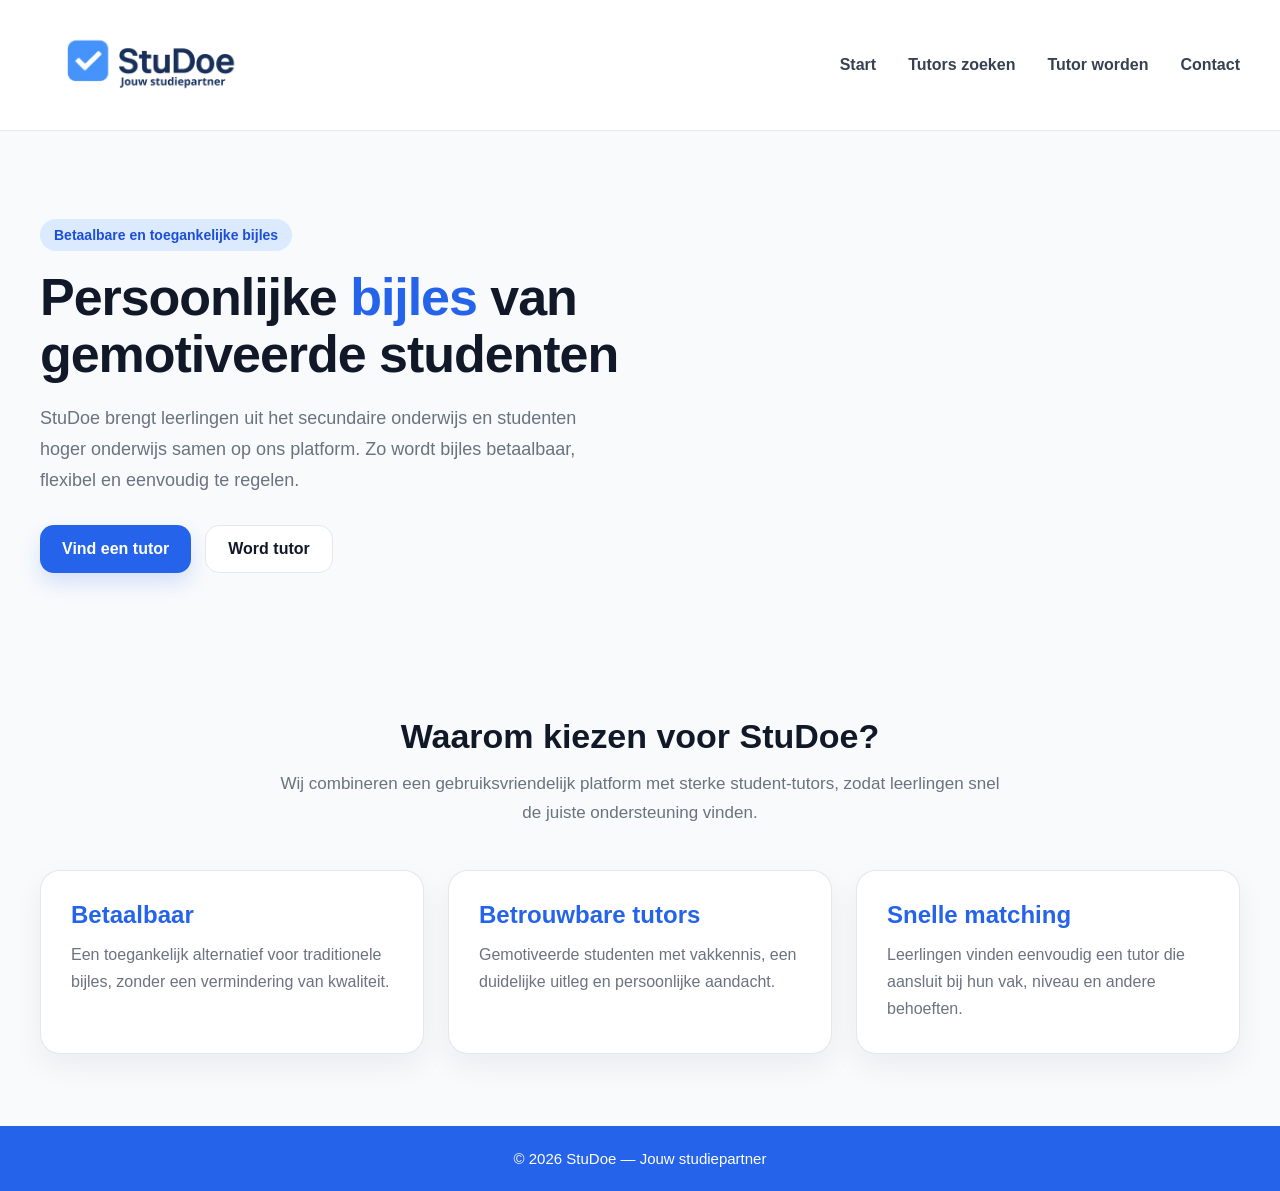
<file: index.html>
<!DOCTYPE html>
<html lang="nl">
<head>
  <meta charset="UTF-8">
  <meta name="viewport" content="width=device-width, initial-scale=1.0">
  <link rel="manifest" href="manifest.json">
  <title>StuDoe | Jouw studiepartner</title>
  <link rel="stylesheet" href="style.css">
  <meta name="apple-mobile-web-app-capable" content="yes">
  <meta name="apple-mobile-web-app-status-bar-style" content="default">
  <link rel="apple-touch-icon" href="studoe-logo.png">
</head>
<body>

  <header>
    <div class="header-inner">
      <a href="index.html" class="logo">
        <img src="studoe-logo.png" alt="StuDoe logo">
      </a>

      <nav>
        <a href="index.html">Start</a>
        <a href="tutors.html">Tutors zoeken</a>
        <a href="login.html">Tutor worden</a>
        <a href="contact.html">Contact</a>
      </nav>
    </div>
  </header>

  <main>
    <section class="hero">
      <div class="hero-inner">
        <div class="hero-text">
          <div class="hero-badge">Betaalbare en toegankelijke bijles</div>

          <h1>Persoonlijke <span>bijles</span> van gemotiveerde studenten</h1>

          <p>
            StuDoe brengt leerlingen uit het secundaire onderwijs en studenten hoger onderwijs samen op ons platform.
            Zo wordt bijles betaalbaar, flexibel en eenvoudig te regelen.
          </p>

          <div class="hero-buttons">
            <a href="tutors.html" class="btn btn-primary">Vind een tutor</a>
            <a href="login.html" class="btn btn-secondary">Word tutor</a>
          </div>
        </div>
      </div>
    </section>

    <section class="section">
      <div class="wrapper">
        <h2 class="section-title">Waarom kiezen voor StuDoe?</h2>
        <p class="section-subtitle">
          Wij combineren een gebruiksvriendelijk platform met sterke student-tutors,
          zodat leerlingen snel de juiste ondersteuning vinden.
        </p>

        <div class="cards">
          <div class="card">
            <h3>Betaalbaar</h3>
            <p>Een toegankelijk alternatief voor traditionele bijles, zonder een vermindering van kwaliteit.</p>
          </div>

          <div class="card">
            <h3>Betrouwbare tutors</h3>
            <p>Gemotiveerde studenten met vakkennis, een duidelijke uitleg en persoonlijke aandacht.</p>
          </div>

          <div class="card">
            <h3>Snelle matching</h3>
            <p>Leerlingen vinden eenvoudig een tutor die aansluit bij hun vak, niveau en andere behoeften.</p>
          </div>
        </div>
      </div>
    </section>
  </main>

  <footer>
    <div class="footer-inner">
      <p>© 2026 StuDoe — Jouw studiepartner</p>
    </div>
  </footer>

</body>
</html>
</file>
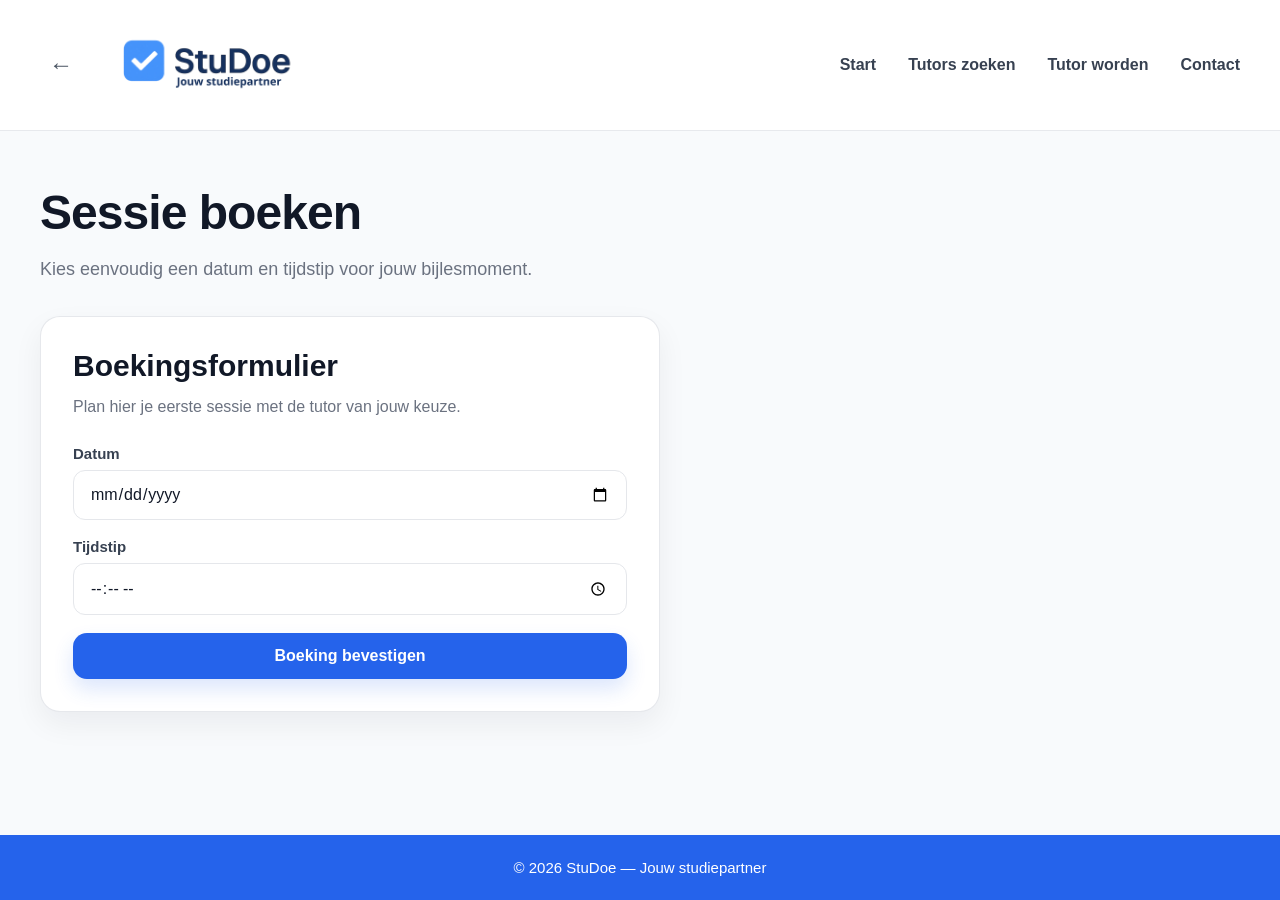
<file: book.html>
<!DOCTYPE html>
<html lang="nl">
<head>
  <meta charset="UTF-8">
  <meta name="viewport" content="width=device-width, initial-scale=1.0">
  <title>Sessie boeken | StuDoe</title>
  <link rel="stylesheet" href="style.css">
</head>
<body>

  <header>
  <div class="header-inner">

    <div class="left-group">
      <button class="back-button" onclick="goBack()">←</button>

      <a href="index.html" class="logo">
        <img src="studoe-logo.png" alt="StuDoe logo">
      </a>
    </div>

    <nav>
      <a href="index.html">Start</a>
      <a href="tutors.html">Tutors zoeken</a>
      <a href="login.html">Tutor worden</a>
      <a href="contact.html">Contact</a>
    </nav>

  </div>
</header>

  <main>
    <section class="page-header">
      <div class="wrapper">
        <h1 class="page-title">Sessie boeken</h1>
        <p class="page-subtitle">
          Kies eenvoudig een datum en tijdstip voor jouw bijlesmoment.
        </p>
      </div>
    </section>

    <section class="content-block">
      <div class="wrapper">
        <div class="panel form-card">
          <h2>Boekingsformulier</h2>
          <p class="intro">Plan hier je eerste sessie met de tutor van jouw keuze.</p>

          <form onsubmit="return boekingBevestigen()">
            <div class="field">
              <label for="datum">Datum</label>
              <input id="datum" type="date" required>
            </div>

            <div class="field">
              <label for="tijd">Tijdstip</label>
              <input id="tijd" type="time" required>
            </div>

            <button class="btn btn-primary" type="submit">Boeking bevestigen</button>
          </form>
        </div>
      </div>
    </section>
  </main>

  <footer>
    <div class="footer-inner">
      <p>© 2026 StuDoe — Jouw studiepartner</p>
    </div>
  </footer>

  <script>
    function boekingBevestigen(){
      alert("Je boeking is bevestigd.");
      return false;
    }
  </script>
<script>
function goBack(){
  window.history.back();
}
</script>
</body>
</html>
</file>
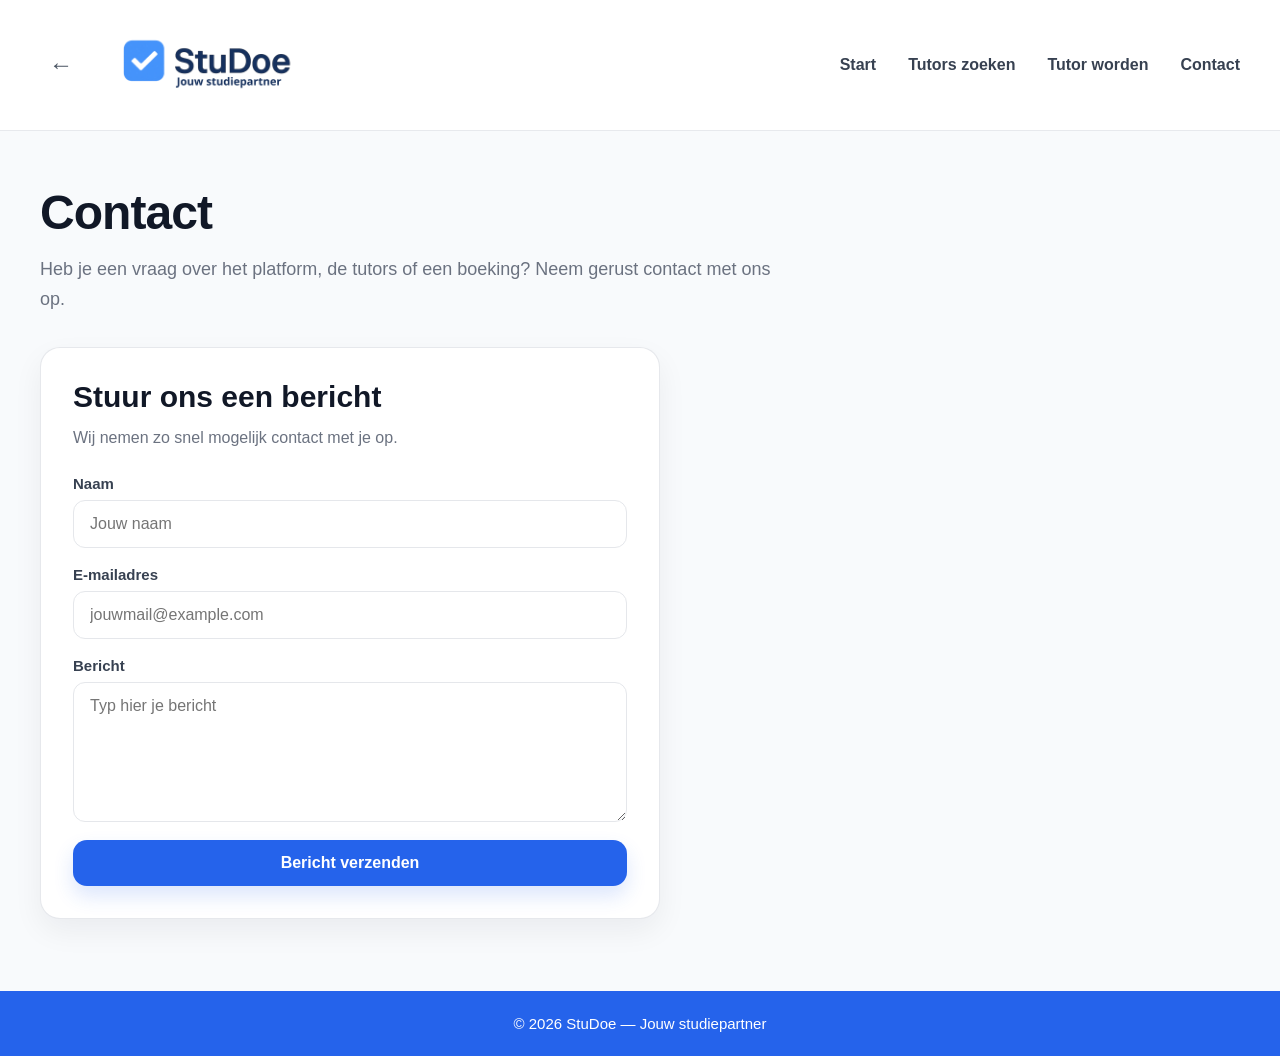
<file: contact.html>
<!DOCTYPE html>
<html lang="nl">
<head>
  <meta charset="UTF-8">
  <meta name="viewport" content="width=device-width, initial-scale=1.0">
  <title>Contact | StuDoe</title>
  <link rel="stylesheet" href="style.css">
</head>
<body>

  <header>
  <div class="header-inner">

    <div class="left-group">
      <button class="back-button" onclick="goBack()">←</button>

      <a href="index.html" class="logo">
        <img src="studoe-logo.png" alt="StuDoe logo">
      </a>
    </div>

    <nav>
      <a href="index.html">Start</a>
      <a href="tutors.html">Tutors zoeken</a>
      <a href="login.html">Tutor worden</a>
      <a href="contact.html">Contact</a>
    </nav>

  </div>
</header>

  <main>
    <section class="page-header">
      <div class="wrapper">
        <h1 class="page-title">Contact</h1>
        <p class="page-subtitle">
          Heb je een vraag over het platform, de tutors of een boeking? Neem gerust contact met ons op.
        </p>
      </div>
    </section>

    <section class="content-block">
      <div class="wrapper">
        <div class="panel form-card">
          <h2>Stuur ons een bericht</h2>
          <p class="intro">Wij nemen zo snel mogelijk contact met je op.</p>

          <form onsubmit="return berichtVersturen()">
            <div class="field">
              <label for="contactNaam">Naam</label>
              <input id="contactNaam" type="text" placeholder="Jouw naam" required>
            </div>

            <div class="field">
              <label for="contactEmail">E-mailadres</label>
              <input id="contactEmail" type="email" placeholder="jouwmail@example.com" required>
            </div>

            <div class="field">
              <label for="bericht">Bericht</label>
              <textarea id="bericht" placeholder="Typ hier je bericht" required></textarea>
            </div>

            <button class="btn btn-primary" type="submit">Bericht verzenden</button>
          </form>
        </div>
      </div>
    </section>
  </main>

  <footer>
    <div class="footer-inner">
      <p>© 2026 StuDoe — Jouw studiepartner</p>
    </div>
  </footer>

  <script>
    function berichtVersturen(){
      alert("Je bericht werd verzonden.");
      return false;
    }
  </script>
<script>
function goBack(){
  window.history.back();
}
</script>
</body>
</html>
</file>
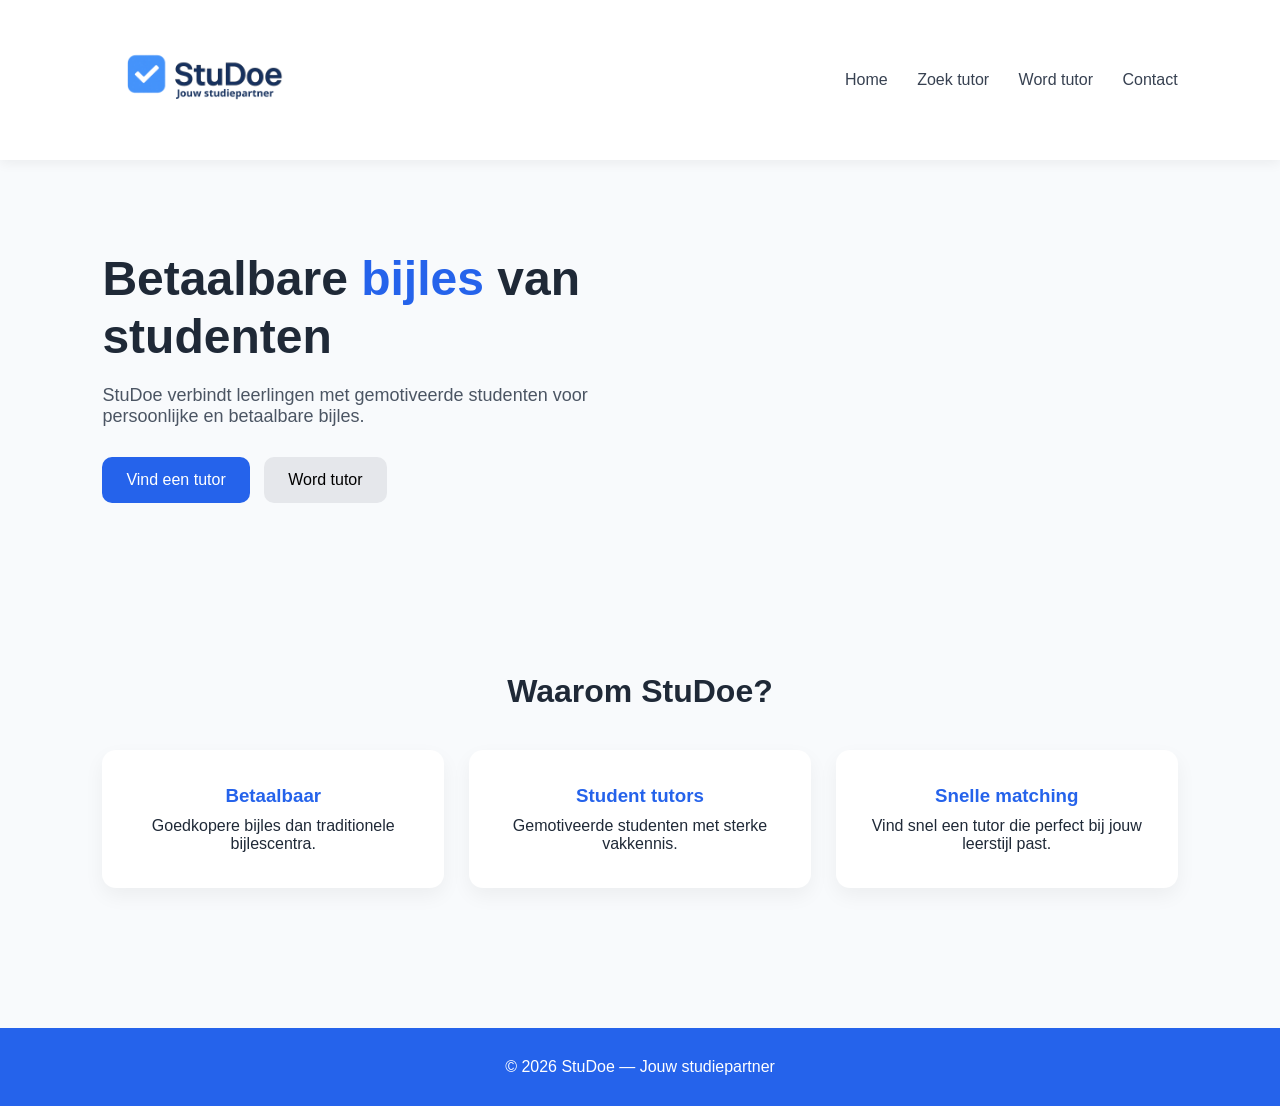
<file: HomePage.html>
<!DOCTYPE html>
<html lang="nl">

<head>

<meta charset="UTF-8">
<meta name="viewport" content="width=device-width, initial-scale=1.0">
<link rel="manifest" href="manifest.json">
<title>StuDoe | Jouw studiepartner</title>

<style>

/* ===== Variabelen (hier kan je logo grootte aanpassen) ===== */

:root{
--logo-size: 120px;
--primary-color:#2563EB;
--background:#F8FAFC;
}

/* ===== Algemene styling ===== */

*{
margin:0;
padding:0;
box-sizing:border-box;
font-family: "Segoe UI", Arial, sans-serif;
}

body{
background:var(--background);
color:#1F2937;
}
@media (max-width: 768px){

.hero{
flex-direction:column;
text-align:center;
}

nav{
display:none;
}

}

/* ===== Navbar ===== */

header{
display:flex;
justify-content:space-between;
align-items:center;
padding:18px 8%;
background:white;
box-shadow:0 3px 12px rgba(0,0,0,0.06);
}

.logo img{
height:var(--logo-size);
width:auto;
}

/* ===== Navigatie ===== */

nav a{
margin-left:25px;
text-decoration:none;
color:#374151;
font-weight:500;
}

/* ===== Hero sectie ===== */

.hero{
display:flex;
justify-content:space-between;
align-items:center;
padding:90px 8%;
}

.hero-text{
max-width:520px;
}

.hero-text h1{
font-size:48px;
margin-bottom:20px;
line-height:1.2;
}

.hero-text span{
color:var(--primary-color);
}

.hero-text p{
font-size:18px;
margin-bottom:30px;
color:#4B5563;
}

/* ===== Buttons ===== */

.hero-buttons button{
padding:14px 24px;
border:none;
border-radius:10px;
font-size:16px;
cursor:pointer;
margin-right:10px;
}

.primary{
background:var(--primary-color);
color:white;
}

.secondary{
background:#E5E7EB;
}

/* ===== Features ===== */

.features{
padding:80px 8%;
text-align:center;
}

.features h2{
font-size:32px;
margin-bottom:40px;
}

.cards{
display:grid;
grid-template-columns:repeat(auto-fit,minmax(250px,1fr));
gap:25px;
}

.card{
background:white;
padding:35px;
border-radius:14px;
box-shadow:0 8px 20px rgba(0,0,0,0.05);
}

.card h3{
margin-bottom:10px;
color:var(--primary-color);
}

/* ===== Footer ===== */

footer{
margin-top:60px;
padding:30px;
text-align:center;
background:var(--primary-color);
color:white;
}

</style>

</head>

<body>

<header>

<div class="logo">
<img src="studoe-logo.png" alt="StuDoe logo">
</div>

<nav>
<a href="#">Home</a>
<a href="#">Zoek tutor</a>
<a href="#">Word tutor</a>
<a href="#">Contact</a>
</nav>

</header>

<section class="hero">

<div class="hero-text">

<h1>Betaalbare <span>bijles</span> van studenten</h1>

<p>
StuDoe verbindt leerlingen met gemotiveerde studenten
voor persoonlijke en betaalbare bijles.
</p>

<div class="hero-buttons">
<button class="primary">Vind een tutor</button>
<button class="secondary">Word tutor</button>
</div>

</div>

</section>

<section class="features">

<h2>Waarom StuDoe?</h2>

<div class="cards">

<div class="card">
<h3>Betaalbaar</h3>
<p>Goedkopere bijles dan traditionele bijlescentra.</p>
</div>

<div class="card">
<h3>Student tutors</h3>
<p>Gemotiveerde studenten met sterke vakkennis.</p>
</div>

<div class="card">
<h3>Snelle matching</h3>
<p>Vind snel een tutor die perfect bij jouw leerstijl past.</p>
</div>

</div>

</section>

<footer>

<p>© 2026 StuDoe — Jouw studiepartner</p>

</footer>

</body>
</html>
</file>
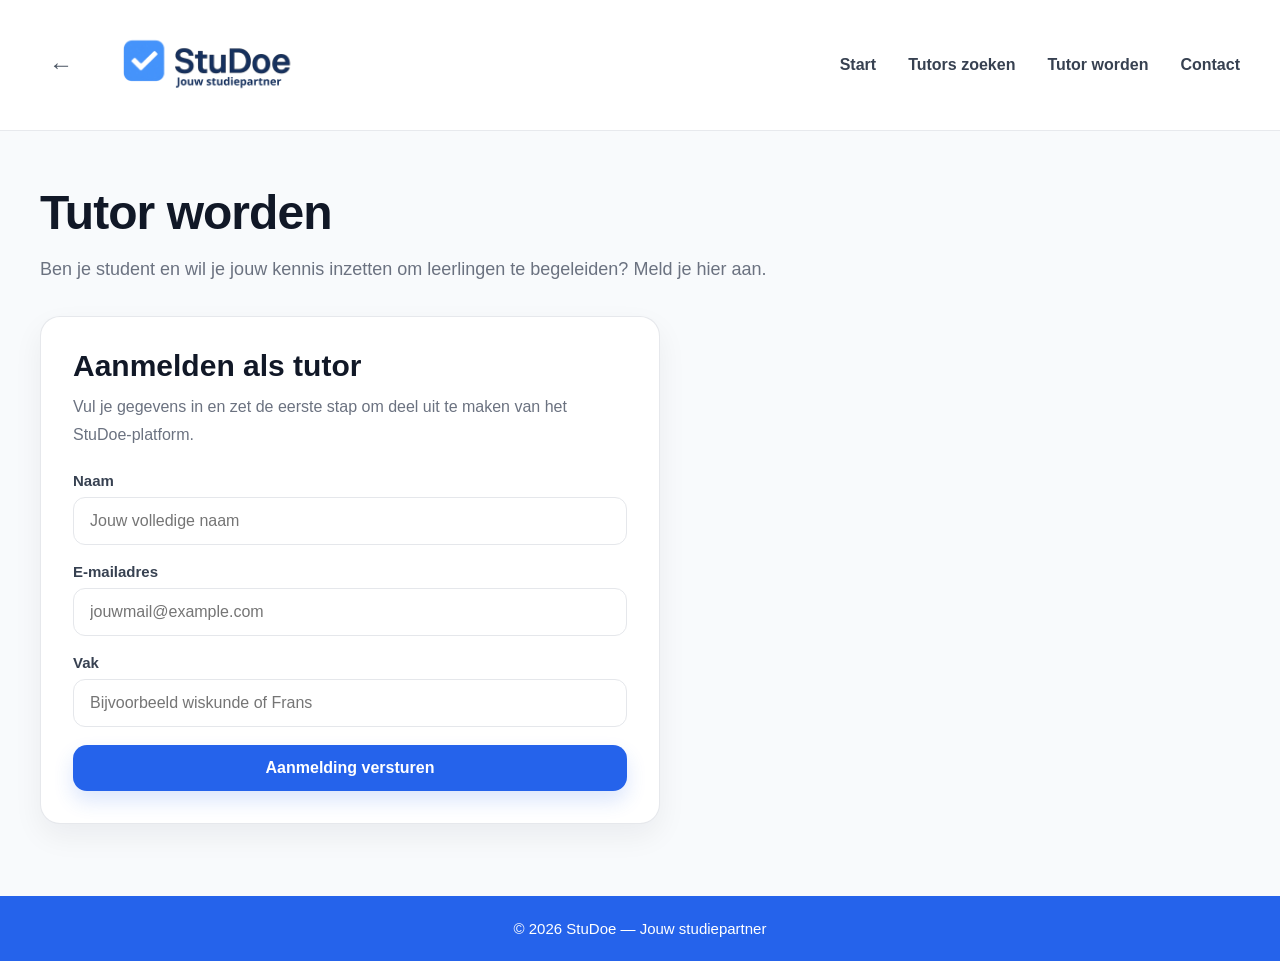
<file: login.html>
<!DOCTYPE html>
<html lang="nl">
<head>
  <meta charset="UTF-8">
  <meta name="viewport" content="width=device-width, initial-scale=1.0">
  <title>Tutor worden | StuDoe</title>
  <link rel="stylesheet" href="style.css">
</head>
<body>

  <header>
  <div class="header-inner">

    <div class="left-group">
      <button class="back-button" onclick="goBack()">←</button>

      <a href="index.html" class="logo">
        <img src="studoe-logo.png" alt="StuDoe logo">
      </a>
    </div>

    <nav>
      <a href="index.html">Start</a>
      <a href="tutors.html">Tutors zoeken</a>
      <a href="login.html">Tutor worden</a>
      <a href="contact.html">Contact</a>
    </nav>

  </div>
</header>
  <main>
    <section class="page-header">
      <div class="wrapper">
        <h1 class="page-title">Tutor worden</h1>
        <p class="page-subtitle">
          Ben je student en wil je jouw kennis inzetten om leerlingen te begeleiden? Meld je hier aan.
        </p>
      </div>
    </section>

    <section class="content-block">
      <div class="wrapper">
        <div class="panel form-card">
          <h2>Aanmelden als tutor</h2>
          <p class="intro">
            Vul je gegevens in en zet de eerste stap om deel uit te maken van het StuDoe-platform.
          </p>

          <form onsubmit="return tutorAanmelden()">
            <div class="field">
              <label for="naam">Naam</label>
              <input id="naam" type="text" placeholder="Jouw volledige naam" required>
            </div>

            <div class="field">
              <label for="email">E-mailadres</label>
              <input id="email" type="email" placeholder="jouwmail@example.com" required>
            </div>

            <div class="field">
              <label for="vak">Vak</label>
              <input id="vak" type="text" placeholder="Bijvoorbeeld wiskunde of Frans" required>
            </div>

            <button class="btn btn-primary" type="submit">Aanmelding versturen</button>
          </form>
        </div>
      </div>
    </section>
  </main>

  <footer>
    <div class="footer-inner">
      <p>© 2026 StuDoe — Jouw studiepartner</p>
    </div>
  </footer>

  <script>
    function tutorAanmelden(){
      alert("Je aanmelding werd succesvol verzonden.");
      return false;
    }
  </script>
<script>
function goBack(){
  window.history.back();
}
</script>
</body>
</html>
</file>
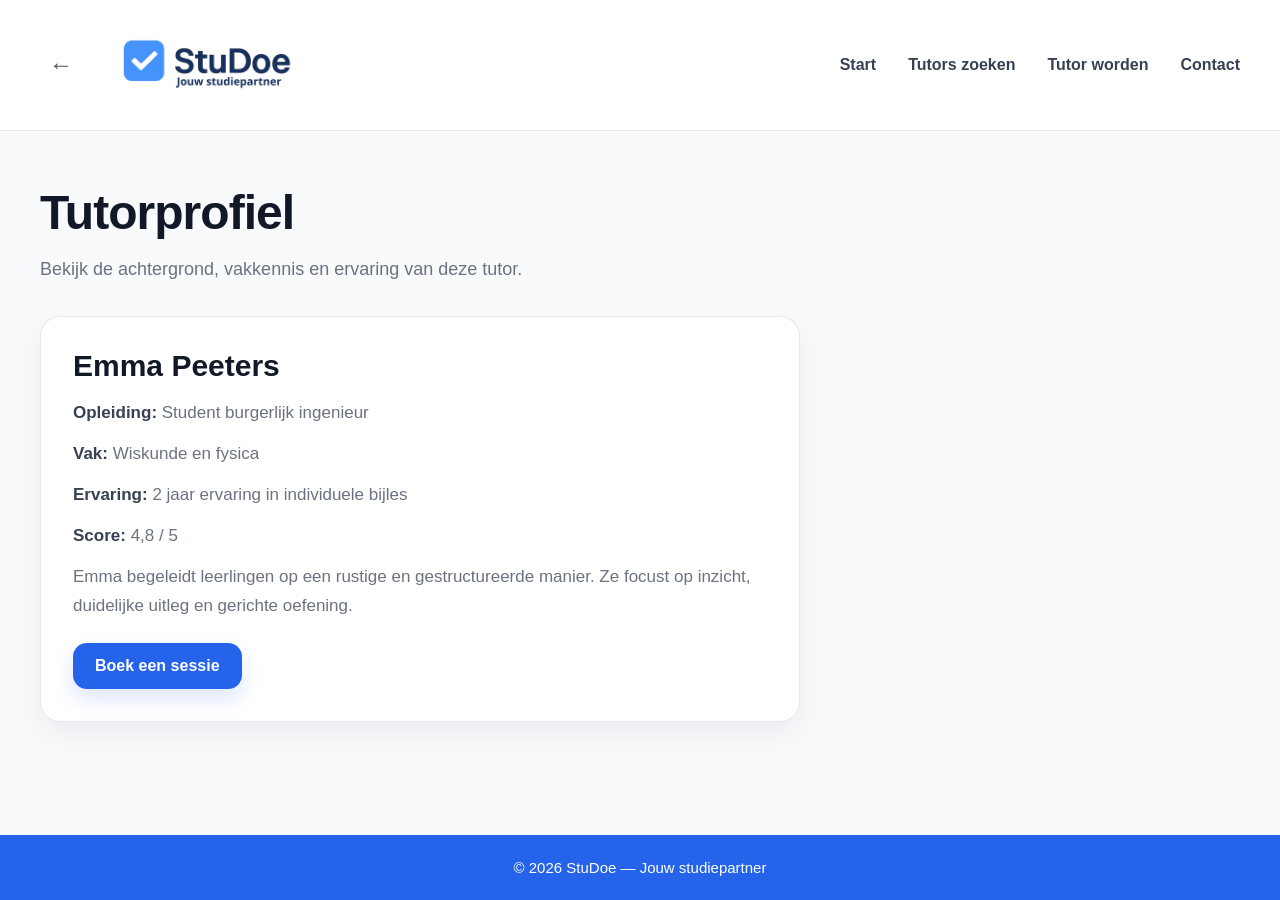
<file: tutor.html>
<!DOCTYPE html>
<html lang="nl">
<head>
  <meta charset="UTF-8">
  <meta name="viewport" content="width=device-width, initial-scale=1.0">
  <title>Tutorprofiel | StuDoe</title>
  <link rel="stylesheet" href="style.css">
</head>
<body>

  <header>
  <div class="header-inner">

    <div class="left-group">
      <button class="back-button" onclick="goBack()">←</button>

      <a href="index.html" class="logo">
        <img src="studoe-logo.png" alt="StuDoe logo">
      </a>
    </div>

    <nav>
      <a href="index.html">Start</a>
      <a href="tutors.html">Tutors zoeken</a>
      <a href="login.html">Tutor worden</a>
      <a href="contact.html">Contact</a>
    </nav>

  </div>
</header>

  <main>
    <section class="page-header">
      <div class="wrapper">
        <h1 class="page-title">Tutorprofiel</h1>
        <p class="page-subtitle">
          Bekijk de achtergrond, vakkennis en ervaring van deze tutor.
        </p>
      </div>
    </section>

    <section class="content-block">
      <div class="wrapper">
        <div class="panel">
          <h2 id="tutor-naam" style="margin-bottom: 16px;">Emma Peeters</h2>
          <p><strong>Opleiding:</strong> <span id="tutor-opleiding">Student burgerlijk ingenieur</span></p>
          <p><strong>Vak:</strong> <span id="tutor-vak">Wiskunde en fysica</span></p>
          <p><strong>Ervaring:</strong> <span id="tutor-ervaring">2 jaar ervaring in individuele bijles</span></p>
          <p><strong>Score:</strong> <span id="tutor-score">4,8 / 5</span></p>
          <p id="tutor-beschrijving">
            Emma begeleidt leerlingen op een rustige en gestructureerde manier.
            Ze focust op inzicht, duidelijke uitleg en gerichte oefening.
          </p>

          <div style="margin-top: 22px;">
            <a href="book.html" class="btn btn-primary">Boek een sessie</a>
          </div>
        </div>
      </div>
    </section>
  </main>

  <footer>
    <div class="footer-inner">
      <p>© 2026 StuDoe — Jouw studiepartner</p>
    </div>
  </footer>

  <script>
    const params = new URLSearchParams(window.location.search);

    const naam = params.get("naam");
    const vak = params.get("vak");
    const opleiding = params.get("opleiding");
    const score = params.get("score");
    const ervaring = params.get("ervaring");
    const beschrijving = params.get("beschrijving");

    if (naam) document.getElementById("tutor-naam").textContent = naam;
    if (vak) document.getElementById("tutor-vak").textContent = vak;
    if (opleiding) document.getElementById("tutor-opleiding").textContent = opleiding;
    if (score) document.getElementById("tutor-score").textContent = score;
    if (ervaring) document.getElementById("tutor-ervaring").textContent = ervaring;
    if (beschrijving) document.getElementById("tutor-beschrijving").textContent = beschrijving;
  </script>
<script>
function goBack(){
  window.history.back();
}
</script>
</body>
</html>
</file>
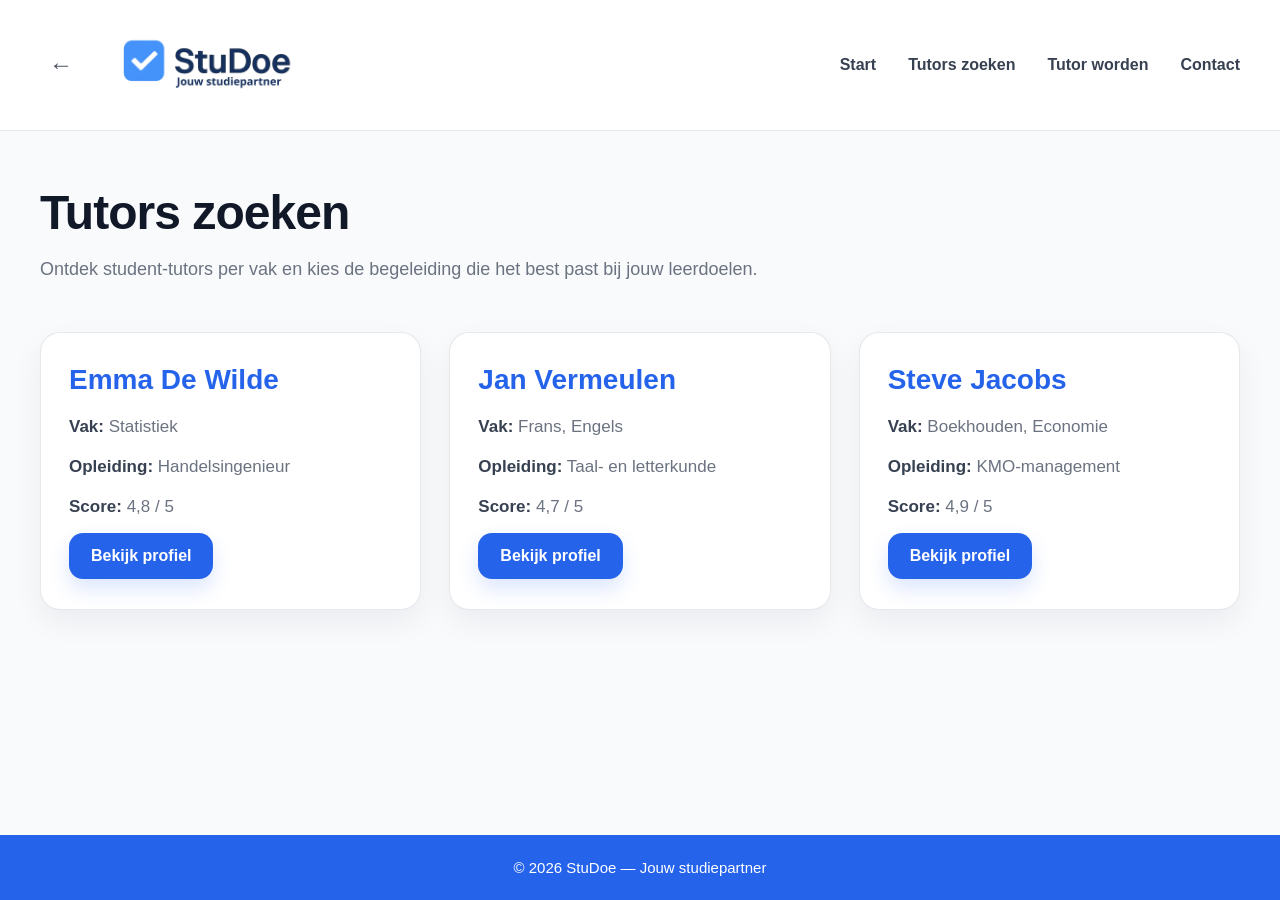
<file: tutors.html>
<!DOCTYPE html>
<html lang="nl">
<head>
  <meta charset="UTF-8">
  <meta name="viewport" content="width=device-width, initial-scale=1.0">
  <title>Tutors zoeken | StuDoe</title>
  <link rel="stylesheet" href="style.css">
</head>
<body>

  <header>
  <div class="header-inner">

    <div class="left-group">
      <button class="back-button" onclick="goBack()" aria-label="Ga terug">
        ←
      </button>

      <a href="index.html" class="logo">
        <img src="studoe-logo.png" alt="StuDoe logo">
      </a>
    </div>

    <nav>
      <a href="index.html">Start</a>
      <a href="tutors.html">Tutors zoeken</a>
      <a href="login.html">Tutor worden</a>
      <a href="contact.html">Contact</a>
    </nav>

  </div>
</header>

  <main>
  <section class="page-header">
    <div class="wrapper">
      <h1 class="page-title">Tutors zoeken</h1>
      <p class="page-subtitle">
        Ontdek student-tutors per vak en kies de begeleiding die het best past bij jouw leerdoelen.
      </p>
    </div>
  </section>

  <section>
    <div class="wrapper tutor-grid">

      <div class="tutor-card">
  <h3>Emma De Wilde</h3>
  <p><strong>Vak:</strong> Statistiek</p>
  <p><strong>Opleiding:</strong> Handelsingenieur</p>
  <p><strong>Score:</strong> 4,8 / 5</p>
  <a href="tutor.html?naam=Emma%20De%20Wilde&vak=Statistiek&opleiding=Handelsingenieur&score=4,8%20/%205&ervaring=Student&beschrijving=Hallo,%20ik%20ben%20Emma.%20Ik%20ben%20student%20handelsingenieur%20en%20help%20graag%20leerlingen%20met%20hun%20studie." class="btn btn-primary">Bekijk profiel</a>
</div>

<div class="tutor-card">
  <h3>Jan Vermeulen</h3>
  <p><strong>Vak:</strong> Frans, Engels</p>
  <p><strong>Opleiding:</strong> Taal- en letterkunde</p>
  <p><strong>Score:</strong> 4,7 / 5</p>
  <a href="tutor.html?naam=Jan%20Vermeulen&vak=Frans, Engels&opleiding=Taal-%20en%20letterkunde&score=4,7%20/%205&ervaring=Student&beschrijving=Hallo,%20ik%20ben%20Jan.%20Ik%20studeer%20taal-%20en%20letterkunde%20en%20help%20leerlingen%20graag%20met%20Frans,%20Engels%20en%20communicatie." class="btn btn-primary">Bekijk profiel</a>
</div>

<div class="tutor-card">
  <h3>Steve Jacobs</h3>
  <p><strong>Vak:</strong> Boekhouden, Economie</p>
  <p><strong>Opleiding:</strong> KMO-management</p>
  <p><strong>Score:</strong> 4,9 / 5</p>
  <a href="tutor.html?naam=Steve%20Jacobs&vak=Boekhouden, Economie&opleiding=KMO-management&score=4,9%20/%205&ervaring=Student&beschrijving=Hallo,%20ik%20ben%20Steve.%20Ik%20studeer%20KMO-management%20en%20help%20leerlingen%20graag%20met%20boekhouden%20en%20economie." class="btn btn-primary">Bekijk profiel</a>
</div>
    </div>
  </section>
</main>
  <footer>
    <div class="footer-inner">
      <p>© 2026 StuDoe — Jouw studiepartner</p>
    </div>
  </footer>
<script>
function goBack(){
  window.history.back();
}
</script>
</body>
</html>
</file>
<file: style.css>
:root{
  --logo-size: 130px;
  --primary-color: #2563EB;
  --primary-dark: #1D4ED8;
  --background: #F8FAFC;
  --surface: #FFFFFF;
  --text: #111827;
  --muted: #6B7280;
  --border: #E5E7EB;
  --shadow: 0 12px 30px rgba(15, 23, 42, 0.06);
  --shadow-hover: 0 18px 38px rgba(15, 23, 42, 0.10);
  --radius: 18px;
  --max-width: 1200px;
}

*{
  margin:0;
  padding:0;
  box-sizing:border-box;
  font-family:"Segoe UI", Arial, sans-serif;
}

html,
body{
  height:100%;
  scroll-behavior:smooth;
}

body{
  display:flex;
  flex-direction:column;
  background:var(--background);
  color:var(--text);
  animation:pageFade 0.7s ease;
}

main{
  flex:1;
}

a{
  text-decoration:none;
  color:inherit;
}

.wrapper{
  width:min(var(--max-width), 100% - 3rem);
  margin:0 auto;
}

/* Animaties */

@keyframes pageFade{
  from{
    opacity:0;
  }
  to{
    opacity:1;
  }
}

@keyframes fadeUp{
  from{
    opacity:0;
    transform:translateY(18px);
  }
  to{
    opacity:1;
    transform:translateY(0);
  }
}

@keyframes softZoom{
  from{
    opacity:0;
    transform:scale(0.985);
  }
  to{
    opacity:1;
    transform:scale(1);
  }
}

/* Header */

header{
  background:rgba(255,255,255,0.92);
  border-bottom:1px solid rgba(229,231,235,0.9);
  position:sticky;
  top:0;
  z-index:100;
  backdrop-filter:blur(12px);
}

.header-inner{
  width:min(var(--max-width), 100% - 3rem);
  margin:0 auto;
  min-height:90px;
  display:flex;
  align-items:center;
  justify-content:space-between;
  gap:24px;
}

.left-group{
  display:flex;
  align-items:center;
  gap:14px;
}

.logo{
  display:flex;
  align-items:center;
}

.logo img{
  height:var(--logo-size);
  width:auto;
  display:block;
  transition:transform 0.2s ease;
}

.logo:hover img{
  transform:scale(1.02);
}

/* Navigatie */

nav{
  display:flex;
  align-items:center;
  gap:32px;
}

nav a{
  font-weight:600;
  font-size:16px;
  color:#374151;
  position:relative;
  transition:color 0.2s ease;
}

nav a::after{
  content:"";
  position:absolute;
  left:0;
  bottom:-7px;
  width:0;
  height:2px;
  border-radius:999px;
  background:var(--primary-color);
  transition:width 0.22s ease;
}

nav a:hover{
  color:var(--primary-color);
}

nav a:hover::after{
  width:100%;
}

/* Back button */

.back-button{
  width:42px;
  height:42px;
  display:flex;
  align-items:center;
  justify-content:center;
  border:none;
  border-radius:12px;
  background:transparent;
  color:#4B5563;
  font-size:24px;
  font-weight:600;
  cursor:pointer;
  transition:all 0.2s ease;
}

.back-button:hover{
  background:#EFF6FF;
  color:var(--primary-color);
  transform:translateX(-2px);
}

/* Hero */

.hero{
  padding:88px 0 72px;
}

.hero-inner{
  width:min(var(--max-width), 100% - 3rem);
  margin:0 auto;
  display:flex;
  align-items:center;
  justify-content:space-between;
  gap:48px;
}

.hero-text{
  max-width:620px;
  animation:fadeUp 0.8s ease;
}

.hero-badge{
  display:inline-block;
  margin-bottom:18px;
  padding:8px 14px;
  border-radius:999px;
  background:#DBEAFE;
  color:var(--primary-dark);
  font-size:14px;
  font-weight:600;
  animation:softZoom 0.7s ease;
}

.hero-text h1{
  font-size:52px;
  line-height:1.1;
  margin-bottom:20px;
  letter-spacing:-0.02em;
}

.hero-text span{
  color:var(--primary-color);
}

.hero-text p{
  font-size:18px;
  line-height:1.7;
  color:var(--muted);
  margin-bottom:30px;
  max-width:560px;
}

.hero-buttons{
  display:flex;
  flex-wrap:wrap;
  gap:14px;
}

/* Algemene secties */

.section{
  padding:72px 0;
  animation:fadeUp 0.9s ease;
}

.section-title{
  font-size:34px;
  margin-bottom:14px;
  text-align:center;
}

.section-subtitle{
  text-align:center;
  color:var(--muted);
  max-width:720px;
  margin:0 auto 42px;
  line-height:1.7;
  font-size:17px;
}

/* Pagina headers */

.page-header{
  padding:56px 0 20px;
  animation:fadeUp 0.8s ease;
}

.page-title{
  font-size:48px;
  line-height:1.1;
  margin-bottom:14px;
  letter-spacing:-0.02em;
}

.page-subtitle{
  color:var(--muted);
  line-height:1.7;
  max-width:760px;
  font-size:18px;
}

/* Kaarten algemeen */

.cards{
  display:grid;
  grid-template-columns:repeat(auto-fit,minmax(260px,1fr));
  gap:24px;
}

.card{
  background:var(--surface);
  padding:30px;
  border-radius:20px;
  box-shadow:var(--shadow);
  border:1px solid rgba(229,231,235,0.95);
  transition:transform 0.25s ease, box-shadow 0.25s ease, border-color 0.25s ease;
  animation:fadeUp 0.9s ease;
}

.card:hover{
  transform:translateY(-6px);
  box-shadow:var(--shadow-hover);
  border-color:#D6E4FF;
}

.card h3{
  color:var(--primary-color);
  margin-bottom:12px;
  font-size:24px;
}

.card p{
  color:var(--muted);
  line-height:1.7;
  font-size:16px;
}

/* Tutor cards */

.tutor-grid{
  display:grid;
  grid-template-columns:repeat(auto-fit,minmax(280px,1fr));
  gap:28px;
  padding:28px 0 72px;
}

.tutor-card{
  background:var(--surface);
  border:1px solid rgba(229,231,235,0.95);
  border-radius:20px;
  box-shadow:var(--shadow);
  padding:30px 28px;
  transition:transform 0.25s ease, box-shadow 0.25s ease, border-color 0.25s ease;
  animation:fadeUp 0.9s ease;
}

.tutor-card:hover{
  transform:translateY(-6px);
  box-shadow:var(--shadow-hover);
  border-color:#D6E4FF;
}

.tutor-card h3{
  margin-bottom:16px;
  color:var(--primary-color);
  font-size:28px;
  line-height:1.2;
}

.tutor-card p{
  margin-bottom:12px;
  color:var(--muted);
  line-height:1.65;
  font-size:17px;
}

.tutor-card strong{
  color:#374151;
}

/* Content blocks / panelen */

.content-block{
  padding:12px 0 72px;
}

.panel{
  background:var(--surface);
  border-radius:20px;
  box-shadow:var(--shadow);
  border:1px solid rgba(229,231,235,0.95);
  padding:32px;
  max-width:760px;
  animation:softZoom 0.7s ease;
}

.panel h2{
  font-size:30px;
  margin-bottom:16px;
}

.panel p{
  color:var(--muted);
  line-height:1.7;
  margin-bottom:12px;
  font-size:17px;
}

.panel strong{
  color:#374151;
}

/* Formulieren */

.form-card{
  max-width:620px;
}

.form-card h2{
  margin-bottom:10px;
}

.form-card .intro{
  color:var(--muted);
  margin-bottom:24px;
  line-height:1.7;
  font-size:16px;
}

form{
  display:flex;
  flex-direction:column;
  gap:18px;
}

.field{
  display:flex;
  flex-direction:column;
  gap:8px;
}

label{
  font-weight:600;
  color:#374151;
  font-size:15px;
}

input,
textarea,
select{
  width:100%;
  padding:14px 16px;
  border:1px solid var(--border);
  border-radius:12px;
  font-size:16px;
  color:var(--text);
  background:white;
  outline:none;
  transition:border-color 0.2s ease, box-shadow 0.2s ease, transform 0.2s ease;
}

input:focus,
textarea:focus,
select:focus{
  border-color:#93C5FD;
  box-shadow:0 0 0 4px rgba(37,99,235,0.10);
  transform:translateY(-1px);
}

textarea{
  min-height:140px;
  resize:vertical;
}

/* Knoppen */

.btn{
  display:inline-flex;
  align-items:center;
  justify-content:center;
  padding:14px 22px;
  border-radius:14px;
  font-size:16px;
  font-weight:700;
  border:none;
  cursor:pointer;
  transition:transform 0.2s ease, box-shadow 0.2s ease, background 0.2s ease, border-color 0.2s ease;
}

.btn:hover{
  transform:translateY(-2px);
}

.btn:active{
  transform:translateY(0);
}

.btn-primary{
  background:var(--primary-color);
  color:white;
  box-shadow:0 10px 20px rgba(37,99,235,0.16);
}

.btn-primary:hover{
  background:var(--primary-dark);
}

.btn-secondary{
  background:white;
  color:var(--text);
  border:1px solid var(--border);
}

.btn-secondary:hover{
  border-color:#CBD5E1;
  box-shadow:0 10px 20px rgba(15,23,42,0.05);
}

/* Footer */

footer{
  background:var(--primary-color);
  color:white;
  margin-top:auto;
}

.footer-inner{
  width:min(var(--max-width), 100% - 3rem);
  margin:0 auto;
  padding:24px 0;
  text-align:center;
  font-size:15px;
}

/* Mobiel en tablet */

@media (max-width: 900px){
  .header-inner{
    min-height:auto;
    padding:14px 0;
    flex-direction:column;
    align-items:flex-start;
  }

  nav{
    gap:20px;
    flex-wrap:wrap;
  }

  .hero-inner{
    flex-direction:column;
    align-items:flex-start;
    gap:24px;
  }

  .hero-text h1{
    font-size:42px;
  }

  .page-title{
    font-size:38px;
  }

  .logo img{
    height:110px;
  }
}

@media (max-width: 768px){
  .wrapper,
  .header-inner,
  .hero-inner,
  .footer-inner{
    width:min(var(--max-width), 100% - 1.5rem);
  }

  .header-inner{
    align-items:center;
  }

  .left-group{
    width:100%;
    justify-content:flex-start;
  }

  nav{
    width:100%;
    justify-content:center;
    gap:18px;
  }

  .hero{
    padding:64px 0 56px;
  }

  .hero-inner{
    align-items:center;
    text-align:center;
  }

  .hero-text{
    max-width:100%;
  }

  .hero-text p{
    margin-left:auto;
    margin-right:auto;
  }

  .hero-buttons{
    justify-content:center;
  }

  .page-header{
    padding:42px 0 16px;
  }

  .page-title{
    font-size:34px;
  }

  .page-subtitle{
    font-size:17px;
  }

  .section-title{
    font-size:30px;
  }

  .tutor-card h3{
    font-size:24px;
  }

  .tutor-card p,
  .panel p{
    font-size:16px;
  }

  .logo img{
    height:96px;
  }
}
</file>
